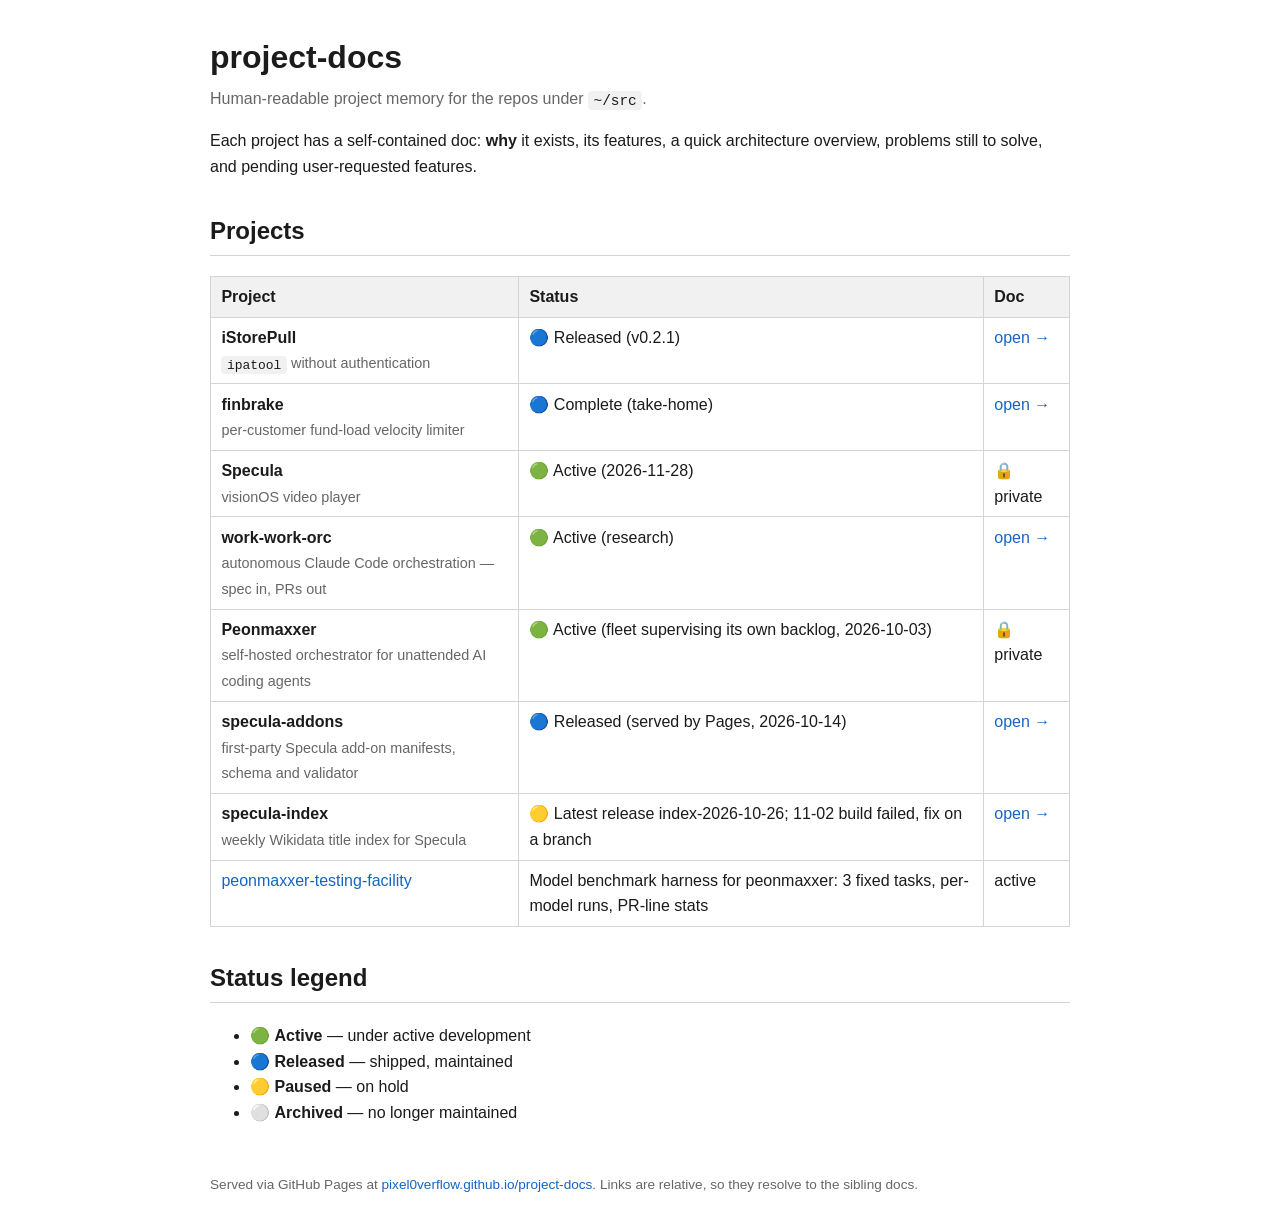
<file: index.html>
<!DOCTYPE html>
<html lang="en">
<head>
<meta charset="utf-8">
<meta name="viewport" content="width=device-width, initial-scale=1">
<title>project-docs — dashboard</title>
<link rel="stylesheet" href="style.css">
</head>
<body>

<h1>project-docs</h1>
<p class="tagline">Human-readable project memory for the repos under <code>~/src</code>.</p>
<p>Each project has a self-contained doc: <strong>why</strong> it exists, its features, a quick
architecture overview, problems still to solve, and pending user-requested features.</p>

<h2>Projects</h2>
<table>
  <tr><th>Project</th><th>Status</th><th>Doc</th></tr>
  <tr>
    <td><strong>iStorePull</strong><br><span class="desc"><code>ipatool</code> without authentication</span></td>
    <td>🔵 Released (v0.2.1)</td>
    <td><a href="istorepull.html">open →</a></td>
  </tr>
  <tr>
    <td><strong>finbrake</strong><br><span class="desc">per-customer fund-load velocity limiter</span></td>
    <td>🔵 Complete (take-home)</td>
    <td><a href="finbrake.html">open →</a></td>
  </tr>
  <tr>
    <td><strong>Specula</strong><br><span class="desc">visionOS video player</span></td>
    <td>🟢 Active (2026-11-28)</td>
    <td>🔒 private</td>
  </tr>
  <tr>
    <td><strong>work-work-orc</strong><br><span class="desc">autonomous Claude Code orchestration — spec in, PRs out</span></td>
    <td>🟢 Active (research)</td>
    <td><a href="work-work-orc.html">open →</a></td>
  </tr>
  <tr>
    <td><strong>Peonmaxxer</strong><br><span class="desc">self-hosted orchestrator for unattended AI coding agents</span></td>
    <td>🟢 Active (fleet supervising its own backlog, 2026-10-03)</td>
    <td>🔒 private</td>
  </tr>
  <tr>
    <td><strong>specula-addons</strong><br><span class="desc">first-party Specula add-on manifests, schema and validator</span></td>
    <td>🔵 Released (served by Pages, 2026-10-14)</td>
    <td><a href="specula-addons.html">open →</a></td>
  </tr>
  <tr>
    <td><strong>specula-index</strong><br><span class="desc">weekly Wikidata title index for Specula</span></td>
    <td>🟡 Latest release index-2026-10-26; 11-02 build failed, fix on a branch</td>
    <td><a href="specula-index.html">open →</a></td>
  </tr>
<tr><td><a href="peonmaxxer-testing-facility.html">peonmaxxer-testing-facility</a></td><td>Model benchmark harness for peonmaxxer: 3 fixed tasks, per-model runs, PR-line stats</td><td>active</td></tr>
</table>

<h2>Status legend</h2>
<ul>
  <li>🟢 <strong>Active</strong> — under active development</li>
  <li>🔵 <strong>Released</strong> — shipped, maintained</li>
  <li>🟡 <strong>Paused</strong> — on hold</li>
  <li>⚪ <strong>Archived</strong> — no longer maintained</li>
</ul>

<footer>Served via GitHub Pages at <a href="https://pixel0verflow.github.io/project-docs/">pixel0verflow.github.io/project-docs</a>. Links are relative, so they resolve to the sibling docs.</footer>

</body>
</html>
</file>
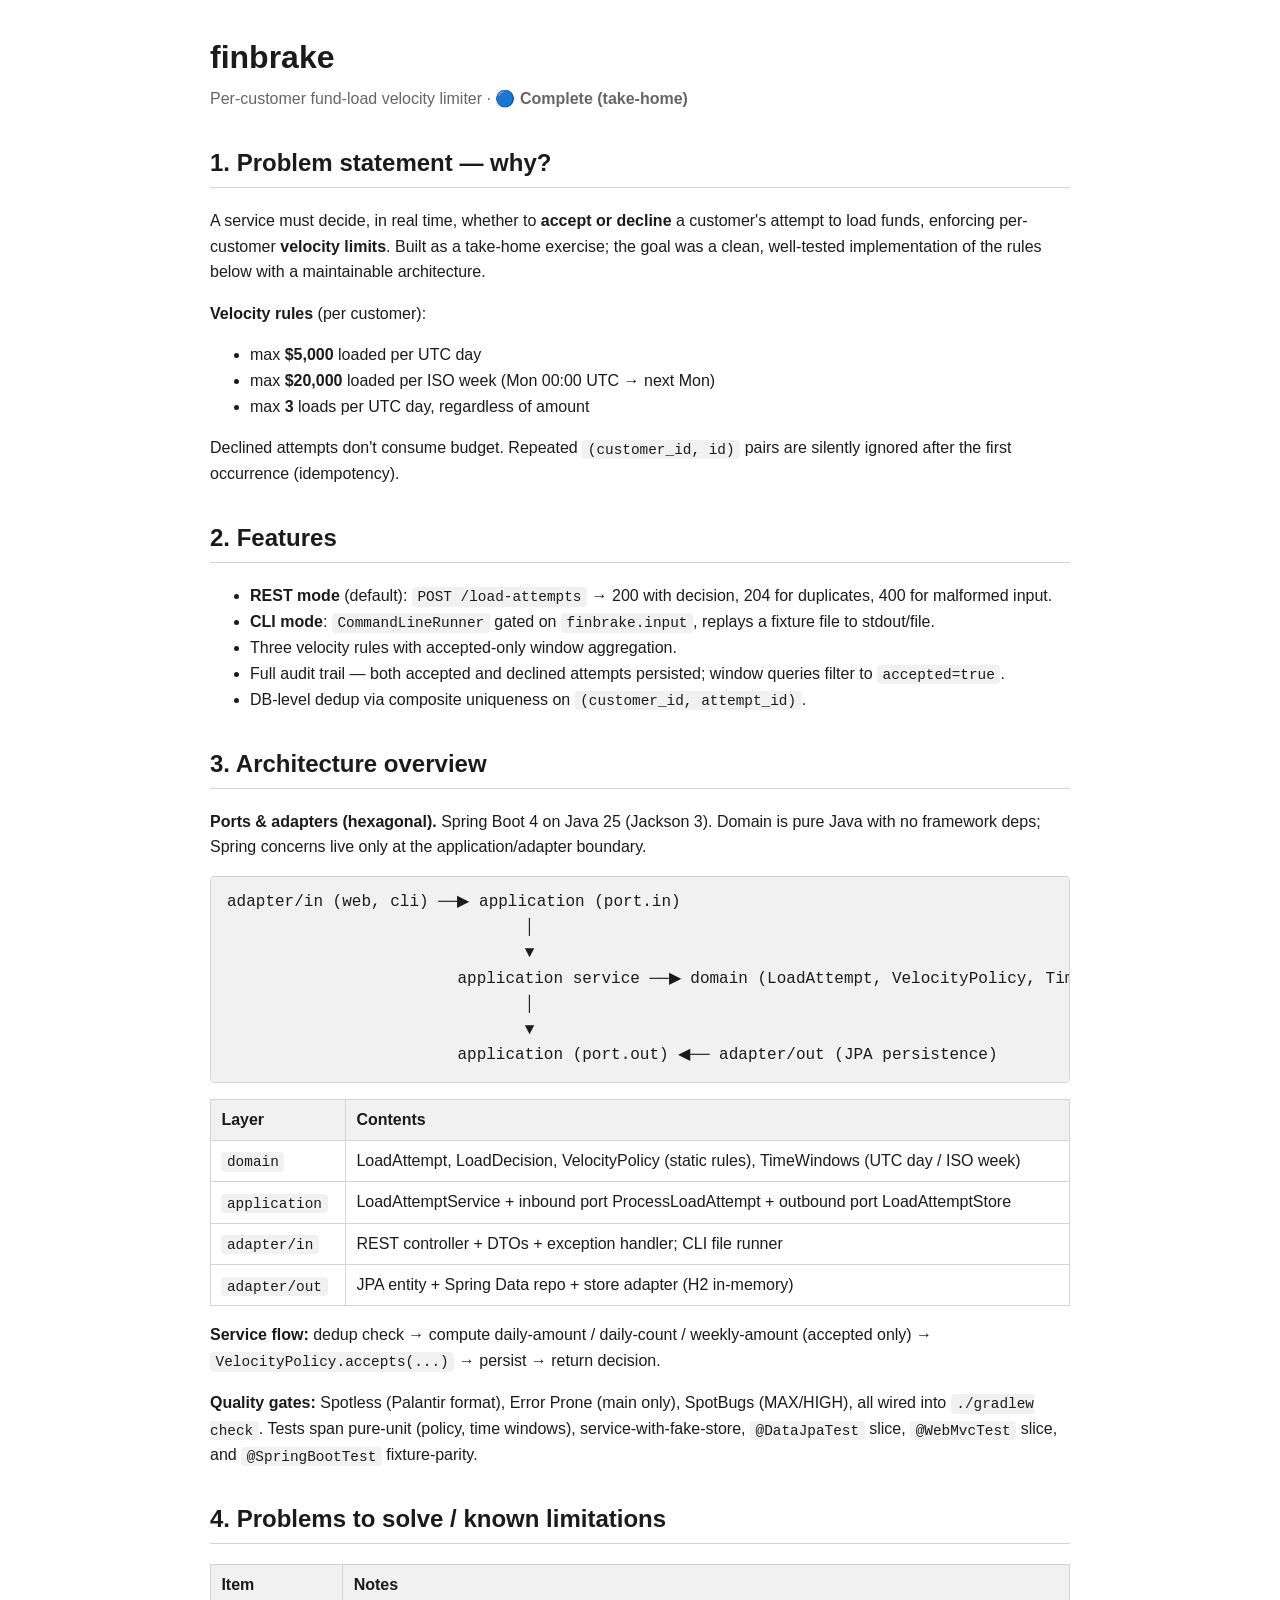
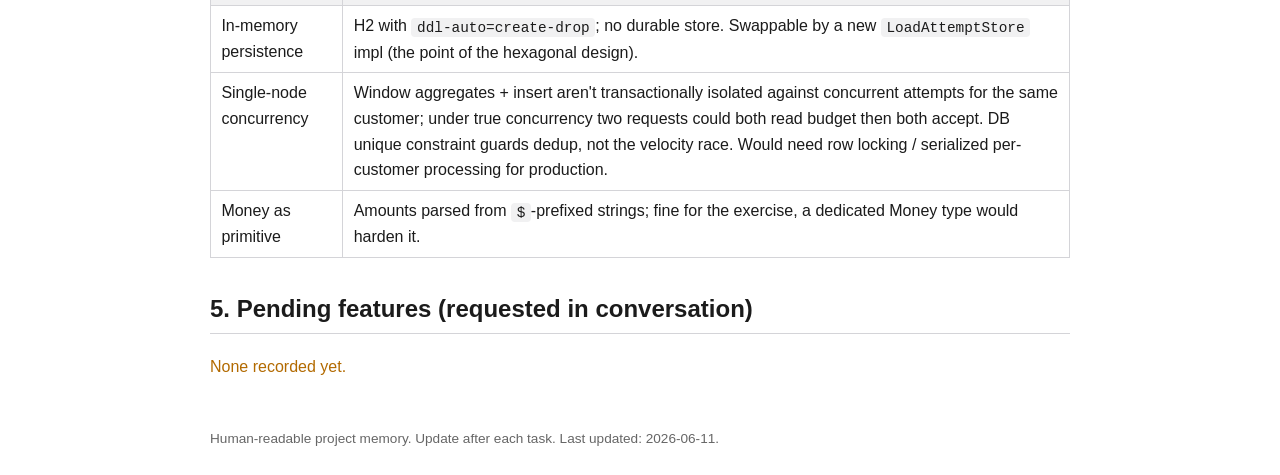
<file: finbrake.html>
<!DOCTYPE html>
<html lang="en">
<head>
<meta charset="utf-8">
<meta name="viewport" content="width=device-width, initial-scale=1">
<title>finbrake — project doc</title>
<link rel="stylesheet" href="style.css">
</head>
<body>

<h1>finbrake</h1>
<p class="tagline">Per-customer fund-load velocity limiter · <span class="status">🔵 Complete (take-home)</span></p>

<h2>1. Problem statement — why?</h2>
<p>
A service must decide, in real time, whether to <strong>accept or decline</strong> a customer's
attempt to load funds, enforcing per-customer <strong>velocity limits</strong>. Built as a
take-home exercise; the goal was a clean, well-tested implementation of the rules below with a
maintainable architecture.
</p>
<p><strong>Velocity rules</strong> (per customer):</p>
<ul>
  <li>max <strong>$5,000</strong> loaded per UTC day</li>
  <li>max <strong>$20,000</strong> loaded per ISO week (Mon 00:00 UTC → next Mon)</li>
  <li>max <strong>3</strong> loads per UTC day, regardless of amount</li>
</ul>
<p>Declined attempts don't consume budget. Repeated <code>(customer_id, id)</code> pairs are
silently ignored after the first occurrence (idempotency).</p>

<h2>2. Features</h2>
<ul>
  <li><strong>REST mode</strong> (default): <code>POST /load-attempts</code> → 200 with decision,
      204 for duplicates, 400 for malformed input.</li>
  <li><strong>CLI mode</strong>: <code>CommandLineRunner</code> gated on <code>finbrake.input</code>,
      replays a fixture file to stdout/file.</li>
  <li>Three velocity rules with accepted-only window aggregation.</li>
  <li>Full audit trail — both accepted and declined attempts persisted; window queries filter
      to <code>accepted=true</code>.</li>
  <li>DB-level dedup via composite uniqueness on <code>(customer_id, attempt_id)</code>.</li>
</ul>

<h2>3. Architecture overview</h2>
<p><strong>Ports &amp; adapters (hexagonal).</strong> Spring Boot 4 on Java 25 (Jackson 3).
Domain is pure Java with no framework deps; Spring concerns live only at the application/adapter
boundary.</p>
<pre>adapter/in (web, cli) ──▶ application (port.in)
                               │
                               ▼
                        application service ──▶ domain (LoadAttempt, VelocityPolicy, TimeWindows)
                               │
                               ▼
                        application (port.out) ◀── adapter/out (JPA persistence)</pre>
<table>
  <tr><th>Layer</th><th>Contents</th></tr>
  <tr><td><code>domain</code></td><td>LoadAttempt, LoadDecision, VelocityPolicy (static rules), TimeWindows (UTC day / ISO week)</td></tr>
  <tr><td><code>application</code></td><td>LoadAttemptService + inbound port ProcessLoadAttempt + outbound port LoadAttemptStore</td></tr>
  <tr><td><code>adapter/in</code></td><td>REST controller + DTOs + exception handler; CLI file runner</td></tr>
  <tr><td><code>adapter/out</code></td><td>JPA entity + Spring Data repo + store adapter (H2 in-memory)</td></tr>
</table>
<p><strong>Service flow:</strong> dedup check → compute daily-amount / daily-count / weekly-amount
(accepted only) → <code>VelocityPolicy.accepts(...)</code> → persist → return decision.</p>
<p><strong>Quality gates:</strong> Spotless (Palantir format), Error Prone (main only), SpotBugs
(MAX/HIGH), all wired into <code>./gradlew check</code>. Tests span pure-unit (policy, time
windows), service-with-fake-store, <code>@DataJpaTest</code> slice, <code>@WebMvcTest</code> slice,
and <code>@SpringBootTest</code> fixture-parity.</p>

<h2>4. Problems to solve / known limitations</h2>
<table>
  <tr><th>Item</th><th>Notes</th></tr>
  <tr><td>In-memory persistence</td><td>H2 with <code>ddl-auto=create-drop</code>; no durable store. Swappable by a new <code>LoadAttemptStore</code> impl (the point of the hexagonal design).</td></tr>
  <tr><td>Single-node concurrency</td><td>Window aggregates + insert aren't transactionally isolated against concurrent attempts for the same customer; under true concurrency two requests could both read budget then both accept. DB unique constraint guards dedup, not the velocity race. Would need row locking / serialized per-customer processing for production.</td></tr>
  <tr><td>Money as primitive</td><td>Amounts parsed from <code>$</code>-prefixed strings; fine for the exercise, a dedicated Money type would harden it.</td></tr>
</table>

<h2>5. Pending features (requested in conversation)</h2>
<p class="pending">None recorded yet.</p>

<footer>Human-readable project memory. Update after each task. Last updated: 2026-06-11.</footer>

</body>
</html>
</file>
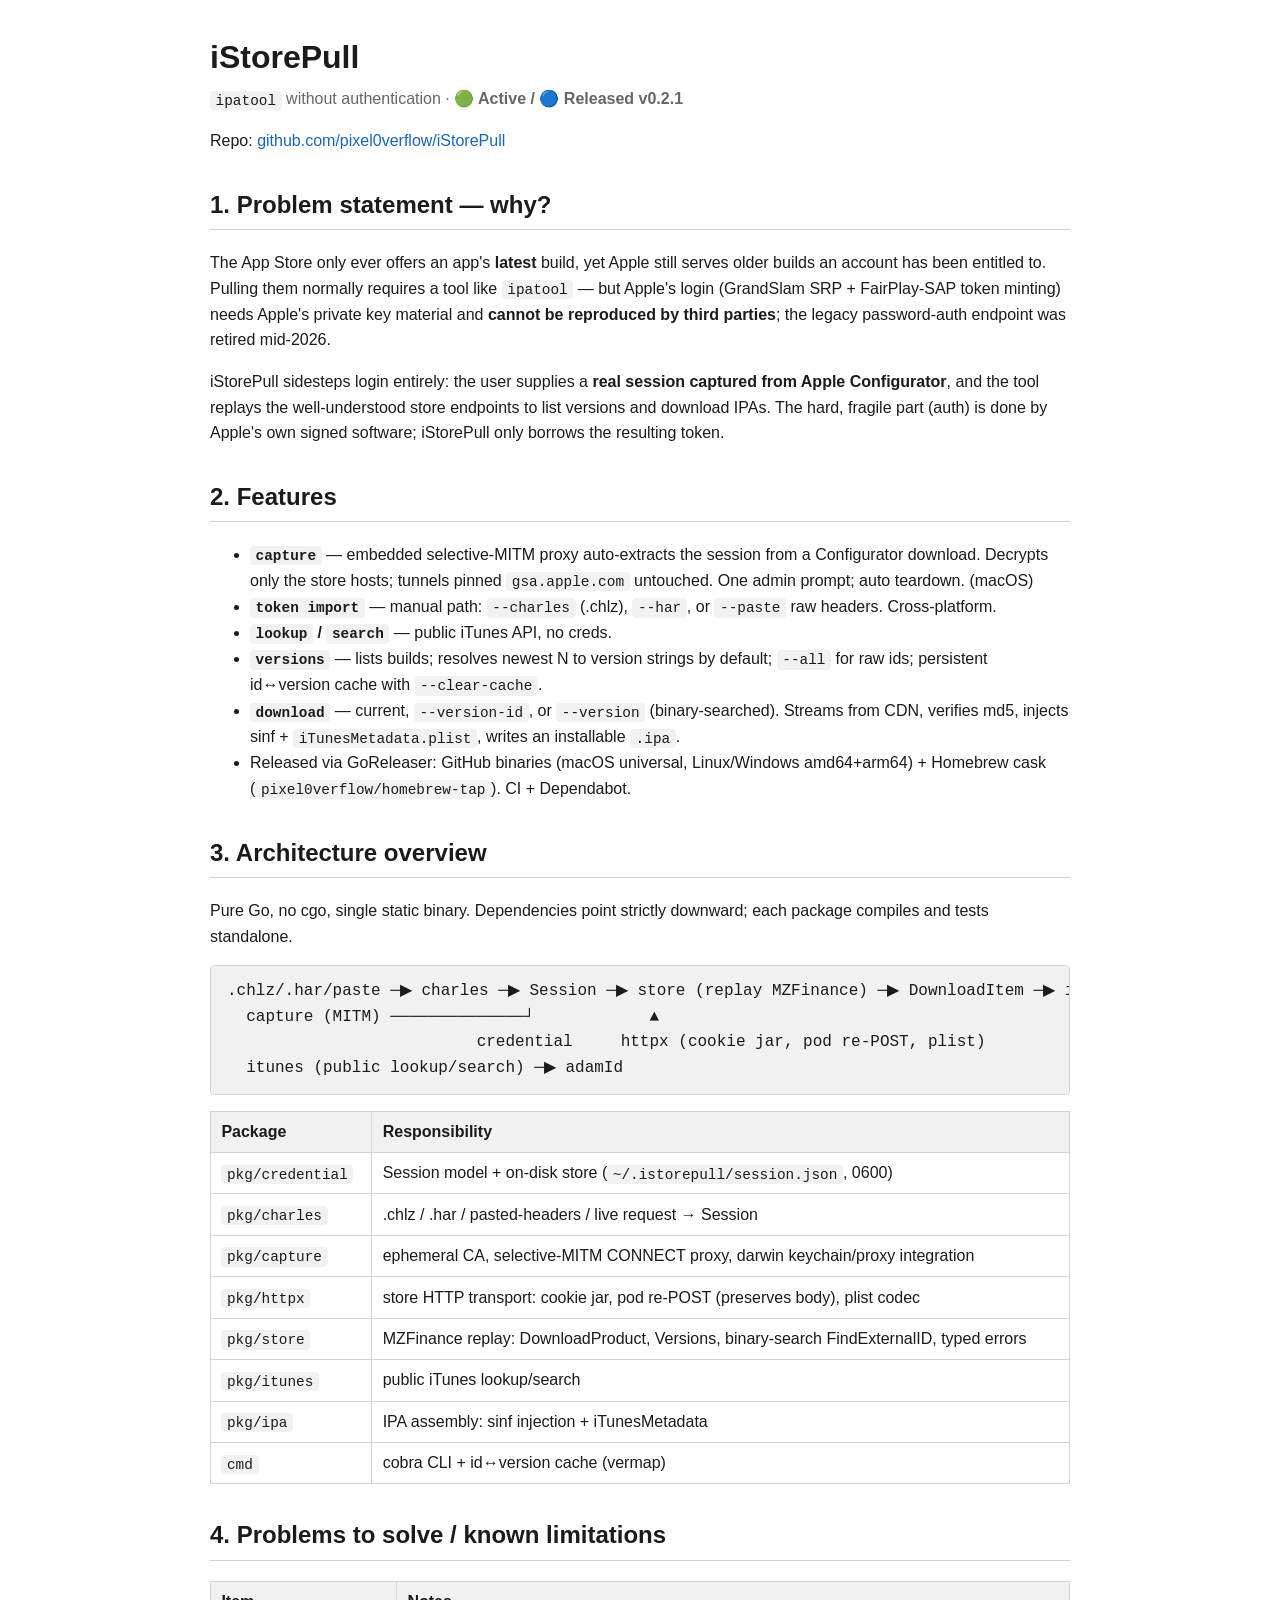
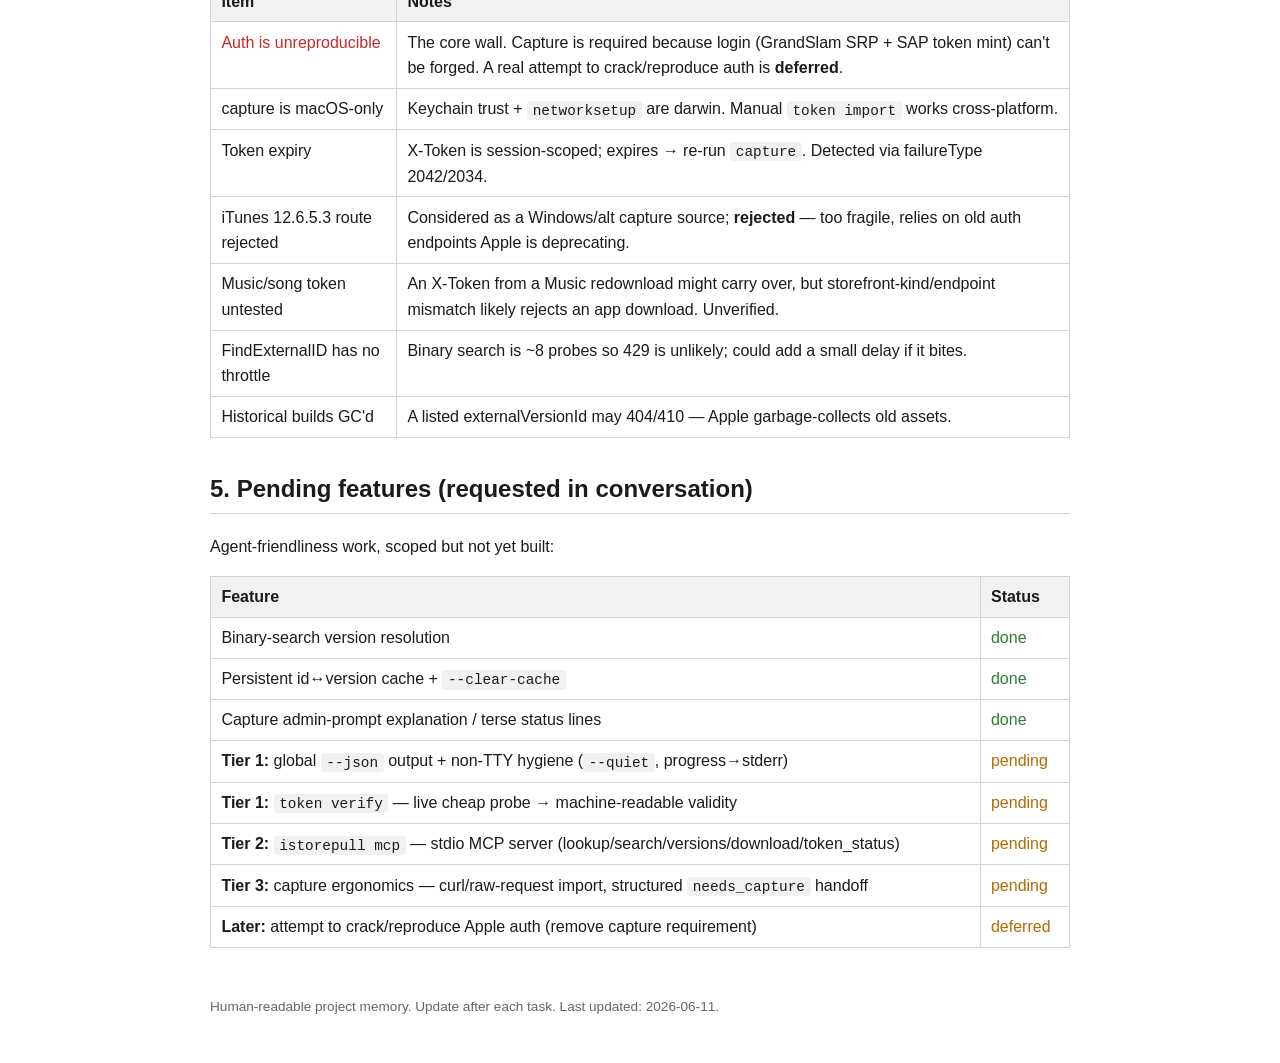
<file: istorepull.html>
<!DOCTYPE html>
<html lang="en">
<head>
<meta charset="utf-8">
<meta name="viewport" content="width=device-width, initial-scale=1">
<title>iStorePull — project doc</title>
<link rel="stylesheet" href="style.css">
</head>
<body>

<h1>iStorePull</h1>
<p class="tagline"><code>ipatool</code> without authentication · <span class="status">🟢 Active / 🔵 Released v0.2.1</span></p>
<p>Repo: <a href="https://github.com/pixel0verflow/iStorePull">github.com/pixel0verflow/iStorePull</a></p>

<h2>1. Problem statement — why?</h2>
<p>
The App Store only ever offers an app's <strong>latest</strong> build, yet Apple still
serves older builds an account has been entitled to. Pulling them normally requires a
tool like <code>ipatool</code> — but Apple's login (GrandSlam SRP + FairPlay-SAP token
minting) needs Apple's private key material and <strong>cannot be reproduced by third
parties</strong>; the legacy password-auth endpoint was retired mid-2026.
</p>
<p>
iStorePull sidesteps login entirely: the user supplies a <strong>real session captured
from Apple Configurator</strong>, and the tool replays the well-understood store
endpoints to list versions and download IPAs. The hard, fragile part (auth) is done by
Apple's own signed software; iStorePull only borrows the resulting token.
</p>

<h2>2. Features</h2>
<ul>
  <li><strong><code>capture</code></strong> — embedded selective-MITM proxy auto-extracts the
      session from a Configurator download. Decrypts only the store hosts; tunnels pinned
      <code>gsa.apple.com</code> untouched. One admin prompt; auto teardown. (macOS)</li>
  <li><strong><code>token import</code></strong> — manual path: <code>--charles</code> (.chlz),
      <code>--har</code>, or <code>--paste</code> raw headers. Cross-platform.</li>
  <li><strong><code>lookup</code> / <code>search</code></strong> — public iTunes API, no creds.</li>
  <li><strong><code>versions</code></strong> — lists builds; resolves newest N to version
      strings by default; <code>--all</code> for raw ids; persistent id↔version cache with
      <code>--clear-cache</code>.</li>
  <li><strong><code>download</code></strong> — current, <code>--version-id</code>, or
      <code>--version</code> (binary-searched). Streams from CDN, verifies md5, injects sinf +
      <code>iTunesMetadata.plist</code>, writes an installable <code>.ipa</code>.</li>
  <li>Released via GoReleaser: GitHub binaries (macOS universal, Linux/Windows amd64+arm64) +
      Homebrew cask (<code>pixel0verflow/homebrew-tap</code>). CI + Dependabot.</li>
</ul>

<h2>3. Architecture overview</h2>
<p>Pure Go, no cgo, single static binary. Dependencies point strictly downward; each package
compiles and tests standalone.</p>
<pre>.chlz/.har/paste ─▶ charles ─▶ Session ─▶ store (replay MZFinance) ─▶ DownloadItem ─▶ ipa ─▶ .ipa
  capture (MITM) ──────────────┘            ▲
                          credential     httpx (cookie jar, pod re-POST, plist)
  itunes (public lookup/search) ─▶ adamId</pre>
<table>
  <tr><th>Package</th><th>Responsibility</th></tr>
  <tr><td><code>pkg/credential</code></td><td>Session model + on-disk store (<code>~/.istorepull/session.json</code>, 0600)</td></tr>
  <tr><td><code>pkg/charles</code></td><td>.chlz / .har / pasted-headers / live request → Session</td></tr>
  <tr><td><code>pkg/capture</code></td><td>ephemeral CA, selective-MITM CONNECT proxy, darwin keychain/proxy integration</td></tr>
  <tr><td><code>pkg/httpx</code></td><td>store HTTP transport: cookie jar, pod re-POST (preserves body), plist codec</td></tr>
  <tr><td><code>pkg/store</code></td><td>MZFinance replay: DownloadProduct, Versions, binary-search FindExternalID, typed errors</td></tr>
  <tr><td><code>pkg/itunes</code></td><td>public iTunes lookup/search</td></tr>
  <tr><td><code>pkg/ipa</code></td><td>IPA assembly: sinf injection + iTunesMetadata</td></tr>
  <tr><td><code>cmd</code></td><td>cobra CLI + id↔version cache (vermap)</td></tr>
</table>

<h2>4. Problems to solve / known limitations</h2>
<table>
  <tr><th>Item</th><th>Notes</th></tr>
  <tr><td class="blocked">Auth is unreproducible</td><td>The core wall. Capture is required because login (GrandSlam SRP + SAP token mint) can't be forged. A real attempt to crack/reproduce auth is <strong>deferred</strong>.</td></tr>
  <tr><td>capture is macOS-only</td><td>Keychain trust + <code>networksetup</code> are darwin. Manual <code>token import</code> works cross-platform.</td></tr>
  <tr><td>Token expiry</td><td>X-Token is session-scoped; expires → re-run <code>capture</code>. Detected via failureType 2042/2034.</td></tr>
  <tr><td>iTunes 12.6.5.3 route rejected</td><td>Considered as a Windows/alt capture source; <strong>rejected</strong> — too fragile, relies on old auth endpoints Apple is deprecating.</td></tr>
  <tr><td>Music/song token untested</td><td>An X-Token from a Music redownload might carry over, but storefront-kind/endpoint mismatch likely rejects an app download. Unverified.</td></tr>
  <tr><td>FindExternalID has no throttle</td><td>Binary search is ~8 probes so 429 is unlikely; could add a small delay if it bites.</td></tr>
  <tr><td>Historical builds GC'd</td><td>A listed externalVersionId may 404/410 — Apple garbage-collects old assets.</td></tr>
</table>

<h2>5. Pending features (requested in conversation)</h2>
<p>Agent-friendliness work, scoped but not yet built:</p>
<table>
  <tr><th>Feature</th><th>Status</th></tr>
  <tr><td>Binary-search version resolution</td><td class="done">done</td></tr>
  <tr><td>Persistent id↔version cache + <code>--clear-cache</code></td><td class="done">done</td></tr>
  <tr><td>Capture admin-prompt explanation / terse status lines</td><td class="done">done</td></tr>
  <tr><td><strong>Tier 1:</strong> global <code>--json</code> output + non-TTY hygiene (<code>--quiet</code>, progress→stderr)</td><td class="pending">pending</td></tr>
  <tr><td><strong>Tier 1:</strong> <code>token verify</code> — live cheap probe → machine-readable validity</td><td class="pending">pending</td></tr>
  <tr><td><strong>Tier 2:</strong> <code>istorepull mcp</code> — stdio MCP server (lookup/search/versions/download/token_status)</td><td class="pending">pending</td></tr>
  <tr><td><strong>Tier 3:</strong> capture ergonomics — curl/raw-request import, structured <code>needs_capture</code> handoff</td><td class="pending">pending</td></tr>
  <tr><td><strong>Later:</strong> attempt to crack/reproduce Apple auth (remove capture requirement)</td><td class="pending">deferred</td></tr>
</table>

<footer>Human-readable project memory. Update after each task. Last updated: 2026-06-11.</footer>

</body>
</html>
</file>
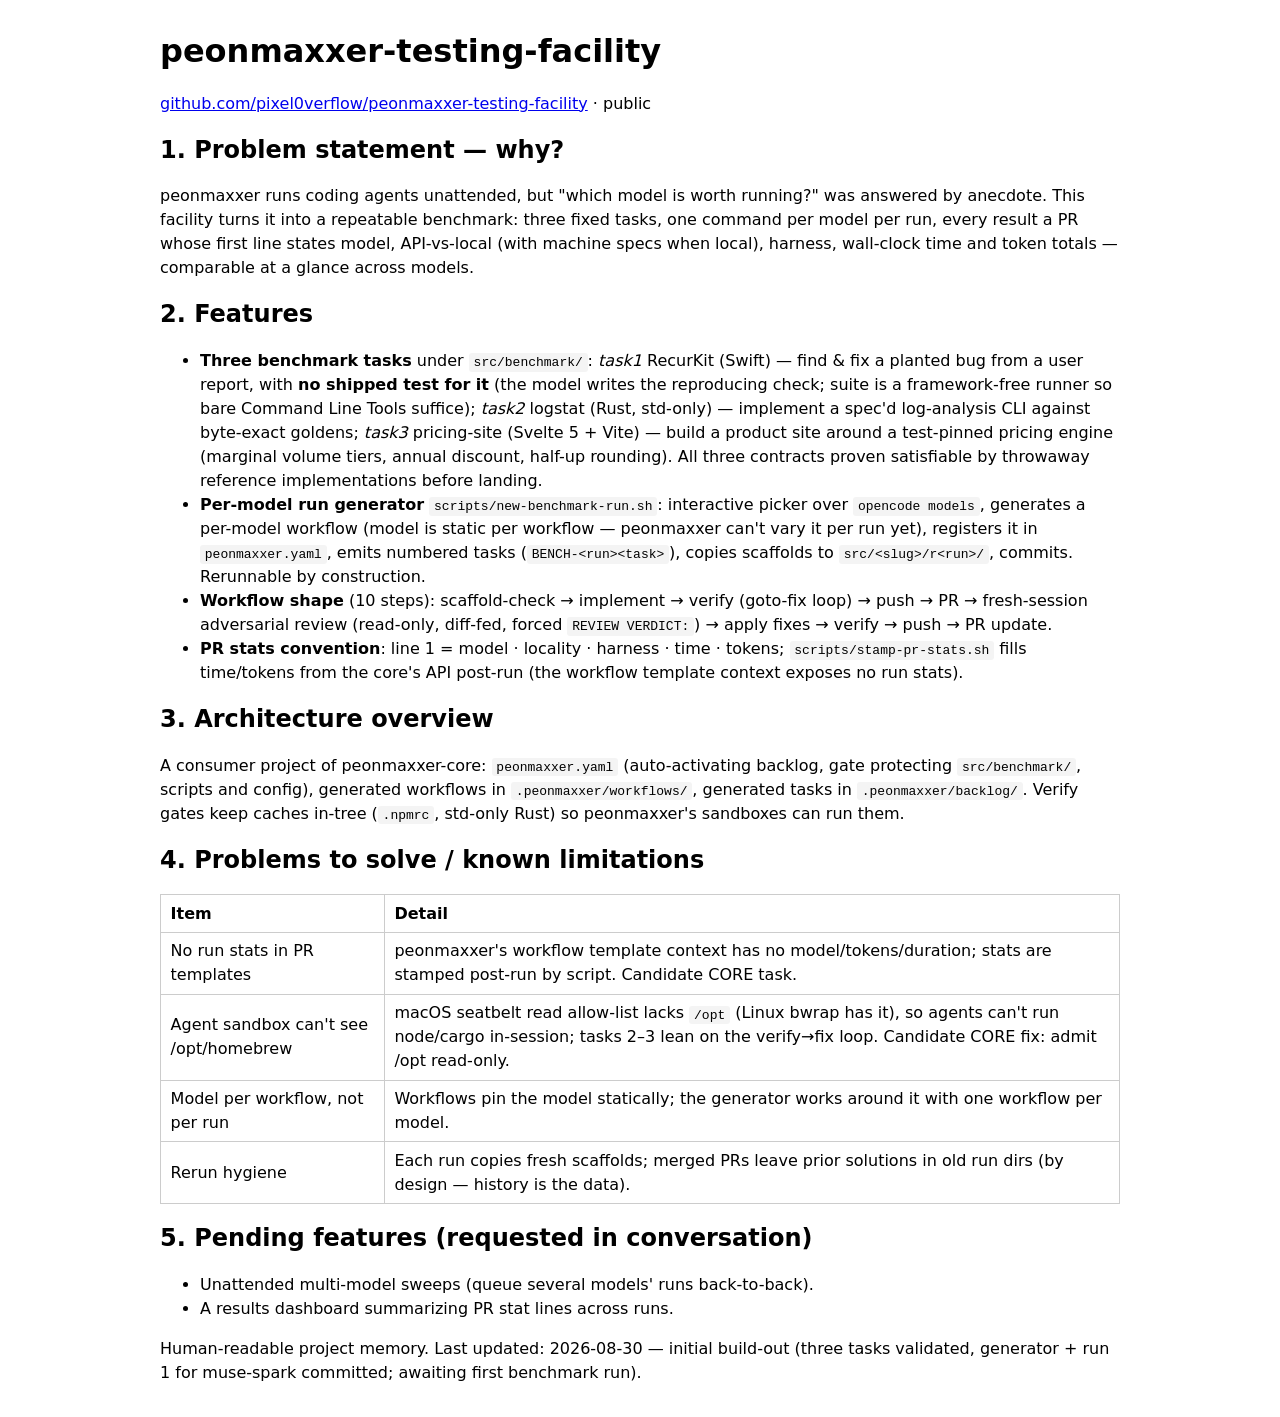
<file: peonmaxxer-testing-facility.html>
<!doctype html>
<html lang="en">
<head>
<meta charset="utf-8">
<meta name="viewport" content="width=device-width, initial-scale=1">
<title>peonmaxxer-testing-facility</title>
<style>body{font-family:system-ui,sans-serif;max-width:60rem;margin:2rem auto;padding:0 1rem;line-height:1.5}h1,h2{line-height:1.2}table{border-collapse:collapse}td,th{border:1px solid #ccc;padding:.4rem .6rem;text-align:left}code{background:#f4f4f4;padding:.1rem .3rem;border-radius:3px}</style>
</head>
<body>
<h1>peonmaxxer-testing-facility</h1>
<p><a href="https://github.com/pixel0verflow/peonmaxxer-testing-facility">github.com/pixel0verflow/peonmaxxer-testing-facility</a> · public</p>

<h2>1. Problem statement — why?</h2>
<p>peonmaxxer runs coding agents unattended, but "which model is worth
running?" was answered by anecdote. This facility turns it into a
repeatable benchmark: three fixed tasks, one command per model per run,
every result a PR whose first line states model, API-vs-local (with
machine specs when local), harness, wall-clock time and token totals —
comparable at a glance across models.</p>

<h2>2. Features</h2>
<ul>
<li><strong>Three benchmark tasks</strong> under <code>src/benchmark/</code>:
<em>task1</em> RecurKit (Swift) — find &amp; fix a planted bug from a user report,
with <strong>no shipped test for it</strong> (the model writes the reproducing check;
suite is a framework-free runner so bare Command Line Tools suffice);
<em>task2</em> logstat (Rust, std-only) — implement a spec'd log-analysis CLI
against byte-exact goldens; <em>task3</em> pricing-site (Svelte 5 + Vite) —
build a product site around a test-pinned pricing engine (marginal
volume tiers, annual discount, half-up rounding). All three contracts
proven satisfiable by throwaway reference implementations before landing.</li>
<li><strong>Per-model run generator</strong> <code>scripts/new-benchmark-run.sh</code>: interactive
picker over <code>opencode models</code>, generates a per-model workflow
(model is static per workflow — peonmaxxer can't vary it per run yet),
registers it in <code>peonmaxxer.yaml</code>, emits numbered tasks
(<code>BENCH-&lt;run&gt;&lt;task&gt;</code>), copies scaffolds to
<code>src/&lt;slug&gt;/r&lt;run&gt;/</code>, commits. Rerunnable by construction.</li>
<li><strong>Workflow shape</strong> (10 steps): scaffold-check → implement →
verify (goto-fix loop) → push → PR → fresh-session adversarial review
(read-only, diff-fed, forced <code>REVIEW VERDICT:</code>) → apply fixes → verify →
push → PR update.</li>
<li><strong>PR stats convention</strong>: line 1 = model · locality · harness · time ·
tokens; <code>scripts/stamp-pr-stats.sh</code> fills time/tokens from the core's
API post-run (the workflow template context exposes no run stats).</li>
</ul>

<h2>3. Architecture overview</h2>
<p>A consumer project of peonmaxxer-core: <code>peonmaxxer.yaml</code>
(auto-activating backlog, gate protecting <code>src/benchmark/</code>, scripts and
config), generated workflows in <code>.peonmaxxer/workflows/</code>, generated
tasks in <code>.peonmaxxer/backlog/</code>. Verify gates keep caches in-tree
(<code>.npmrc</code>, std-only Rust) so peonmaxxer's sandboxes can run them.</p>

<h2>4. Problems to solve / known limitations</h2>
<table>
<tr><th>Item</th><th>Detail</th></tr>
<tr><td>No run stats in PR templates</td><td>peonmaxxer's workflow template context has no model/tokens/duration; stats are stamped post-run by script. Candidate CORE task.</td></tr>
<tr><td>Agent sandbox can't see /opt/homebrew</td><td>macOS seatbelt read allow-list lacks <code>/opt</code> (Linux bwrap has it), so agents can't run node/cargo in-session; tasks 2–3 lean on the verify→fix loop. Candidate CORE fix: admit /opt read-only.</td></tr>
<tr><td>Model per workflow, not per run</td><td>Workflows pin the model statically; the generator works around it with one workflow per model.</td></tr>
<tr><td>Rerun hygiene</td><td>Each run copies fresh scaffolds; merged PRs leave prior solutions in old run dirs (by design — history is the data).</td></tr>
</table>

<h2>5. Pending features (requested in conversation)</h2>
<ul>
<li>Unattended multi-model sweeps (queue several models' runs back-to-back).</li>
<li>A results dashboard summarizing PR stat lines across runs.</li>
</ul>

<footer><p>Human-readable project memory. Last updated: 2026-08-30 — initial build-out (three tasks validated, generator + run 1 for muse-spark committed; awaiting first benchmark run).</p></footer>
</body>
</html>
</file>
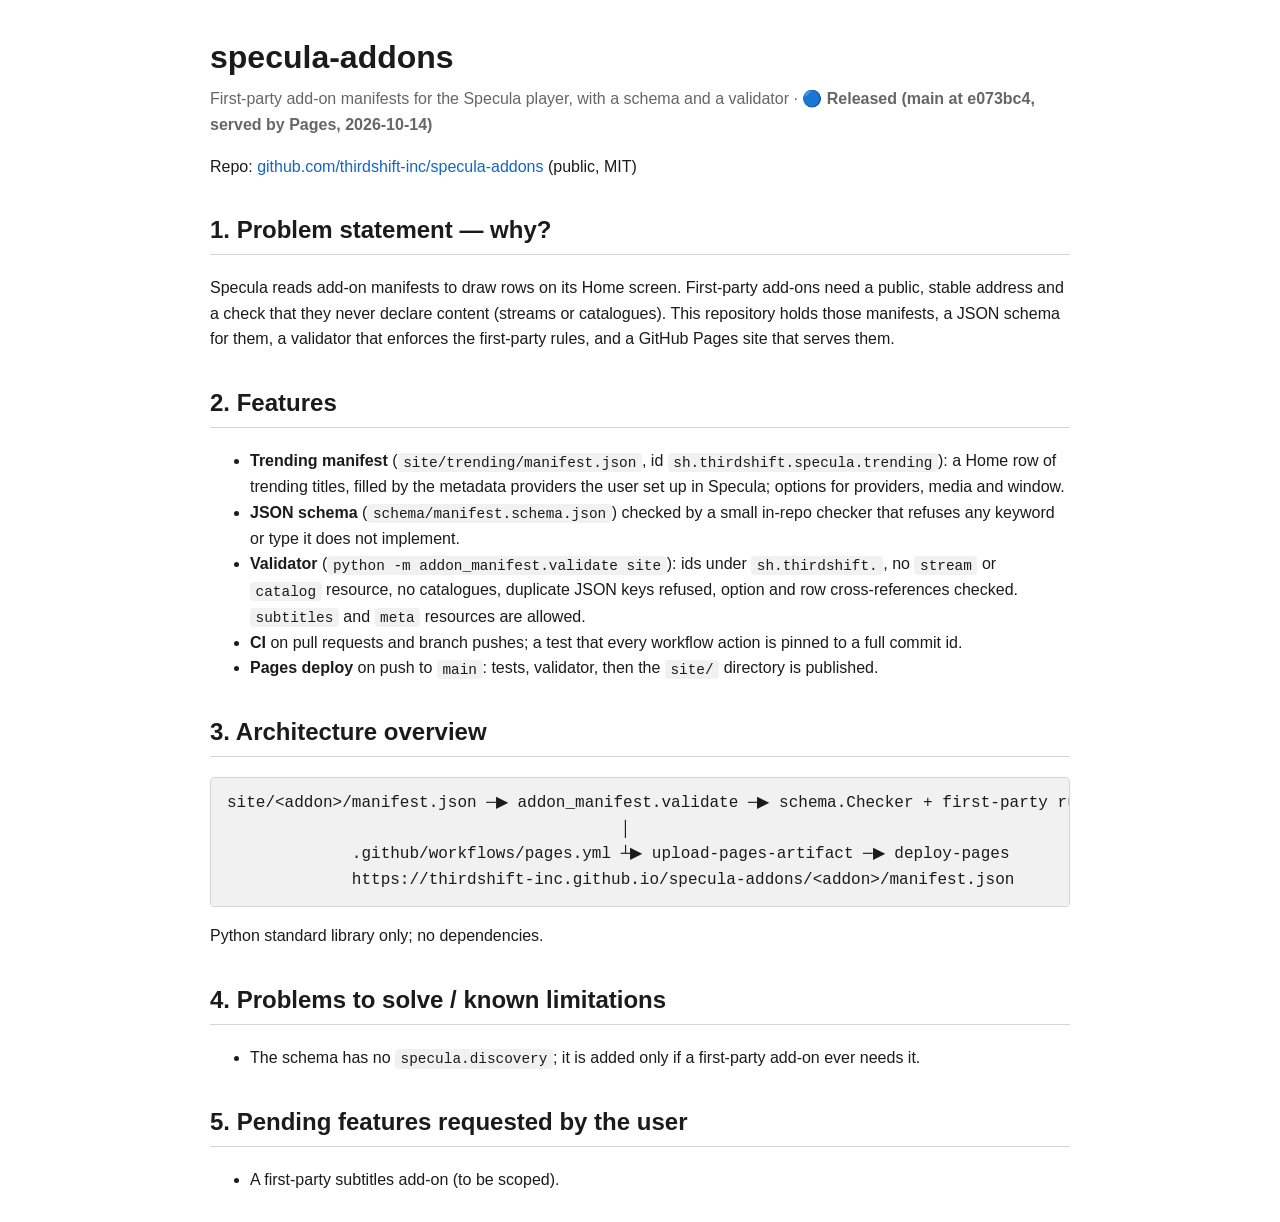
<file: specula-addons.html>
<!DOCTYPE html>
<html lang="en">
<head>
<meta charset="utf-8">
<meta name="viewport" content="width=device-width, initial-scale=1">
<title>specula-addons — project doc</title>
<link rel="stylesheet" href="style.css">
</head>
<body>

<h1>specula-addons</h1>
<p class="tagline">First-party add-on manifests for the Specula player, with a schema and a validator · <span class="status">🔵 Released (main at e073bc4, served by Pages, 2026-10-14)</span></p>
<p>Repo: <a href="https://github.com/thirdshift-inc/specula-addons">github.com/thirdshift-inc/specula-addons</a> (public, MIT)</p>

<h2>1. Problem statement — why?</h2>
<p>Specula reads add-on manifests to draw rows on its Home screen. First-party add-ons need a
public, stable address and a check that they never declare content (streams or catalogues).
This repository holds those manifests, a JSON schema for them, a validator that enforces the
first-party rules, and a GitHub Pages site that serves them.</p>

<h2>2. Features</h2>
<ul>
  <li><strong>Trending manifest</strong> (<code>site/trending/manifest.json</code>,
      id <code>sh.thirdshift.specula.trending</code>): a Home row of trending titles, filled by
      the metadata providers the user set up in Specula; options for providers, media and window.</li>
  <li><strong>JSON schema</strong> (<code>schema/manifest.schema.json</code>) checked by a small
      in-repo checker that refuses any keyword or type it does not implement.</li>
  <li><strong>Validator</strong> (<code>python -m addon_manifest.validate site</code>): ids under
      <code>sh.thirdshift.</code>, no <code>stream</code> or <code>catalog</code> resource, no
      catalogues, duplicate JSON keys refused, option and row cross-references checked.
      <code>subtitles</code> and <code>meta</code> resources are allowed.</li>
  <li><strong>CI</strong> on pull requests and branch pushes; a test that every workflow action
      is pinned to a full commit id.</li>
  <li><strong>Pages deploy</strong> on push to <code>main</code>: tests, validator, then the
      <code>site/</code> directory is published.</li>
</ul>

<h2>3. Architecture overview</h2>
<pre>site/&lt;addon&gt;/manifest.json ─▶ addon_manifest.validate ─▶ schema.Checker + first-party rules
                                         │
             .github/workflows/pages.yml ┴▶ upload-pages-artifact ─▶ deploy-pages
             https://thirdshift-inc.github.io/specula-addons/&lt;addon&gt;/manifest.json</pre>
<p>Python standard library only; no dependencies.</p>

<h2>4. Problems to solve / known limitations</h2>
<ul>
  <li>The schema has no <code>specula.discovery</code>; it is added only if a first-party
      add-on ever needs it.</li>
</ul>

<h2>5. Pending features requested by the user</h2>
<ul>
  <li>A first-party subtitles add-on (to be scoped).</li>
</ul>

</body>
</html>
</file>
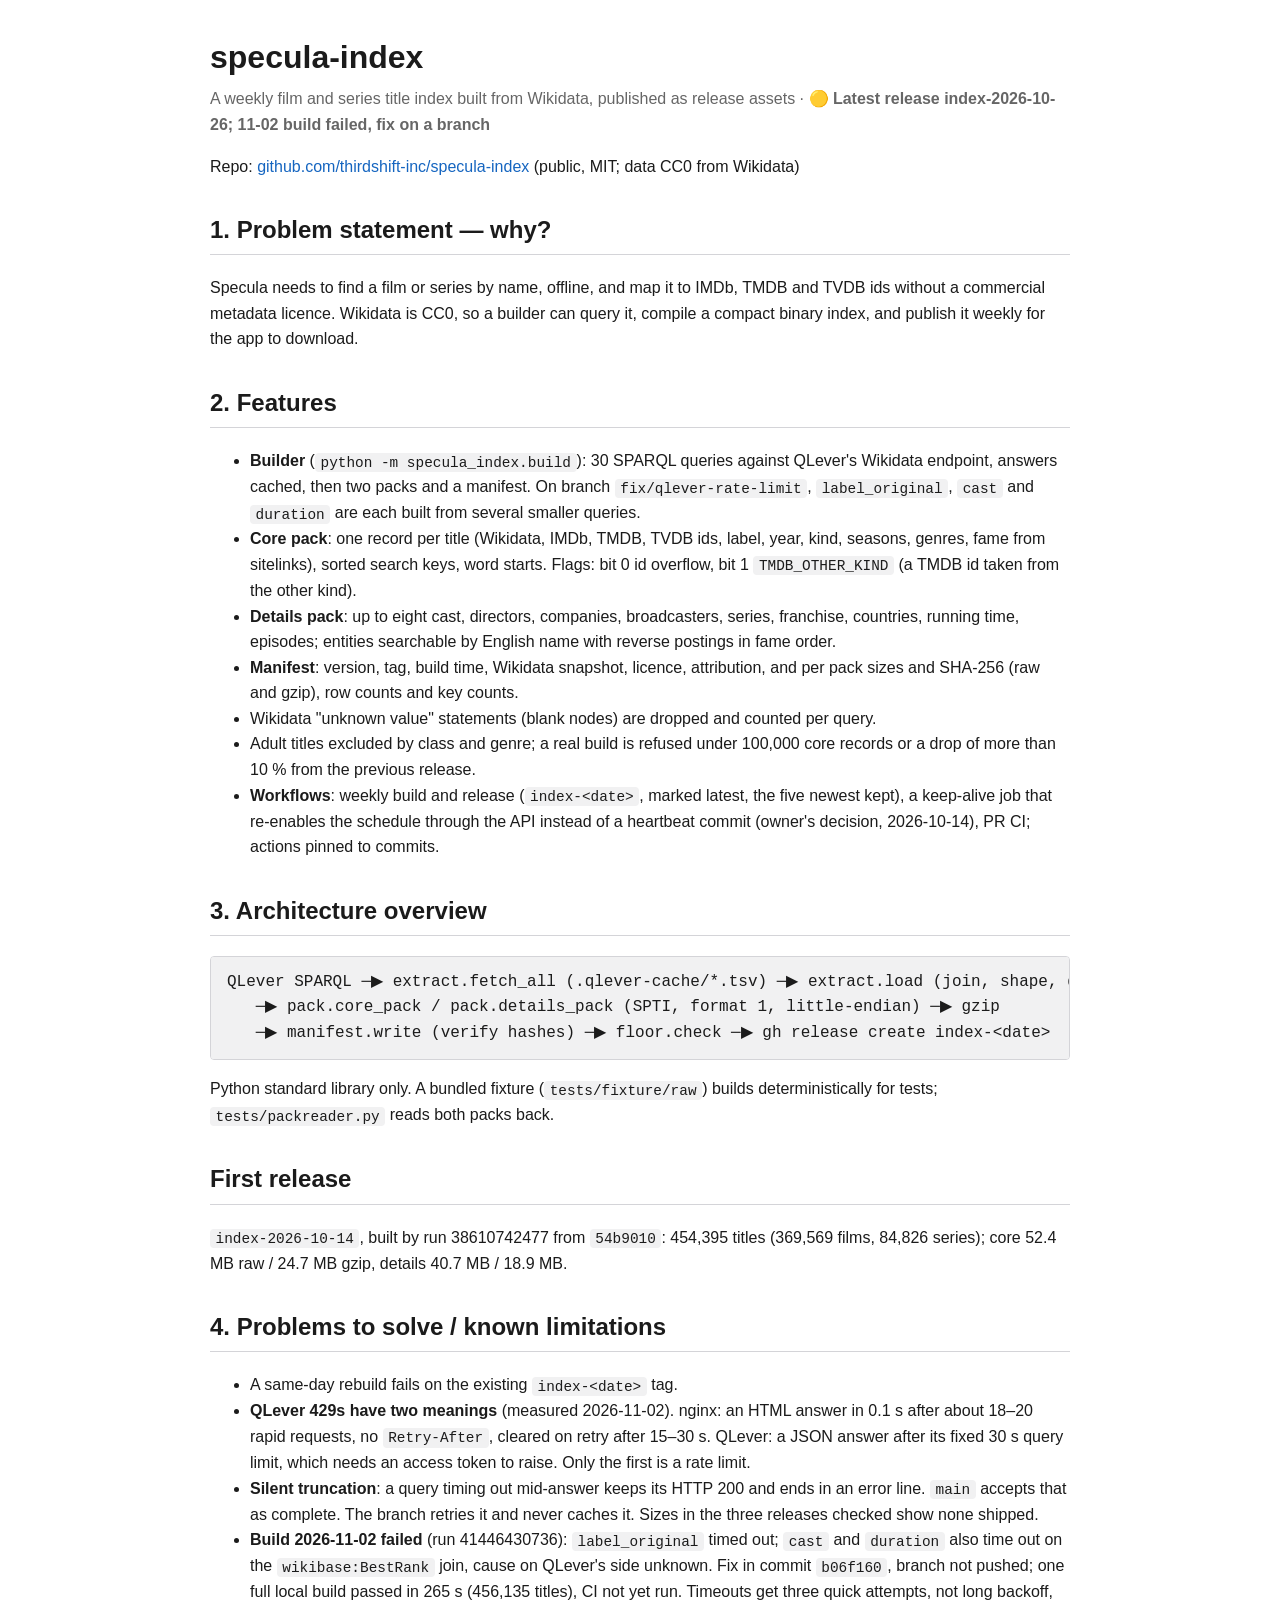
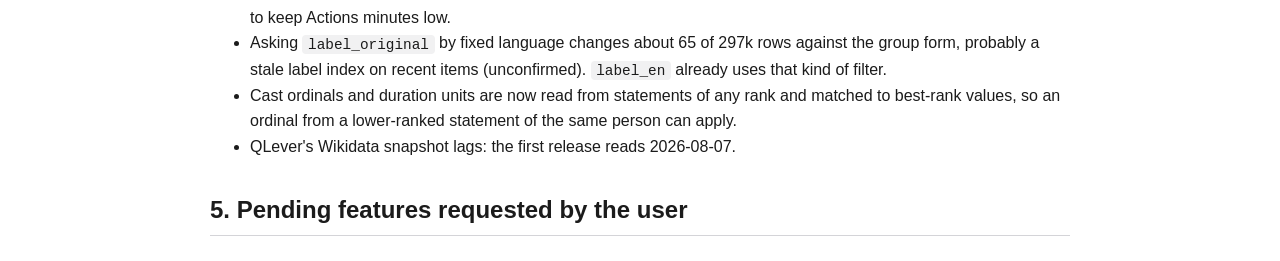
<file: specula-index.html>
<!DOCTYPE html>
<html lang="en">
<head>
<meta charset="utf-8">
<meta name="viewport" content="width=device-width, initial-scale=1">
<title>specula-index — project doc</title>
<link rel="stylesheet" href="style.css">
</head>
<body>

<h1>specula-index</h1>
<p class="tagline">A weekly film and series title index built from Wikidata, published as release assets · <span class="status">🟡 Latest release index-2026-10-26; 11-02 build failed, fix on a branch</span></p>
<p>Repo: <a href="https://github.com/thirdshift-inc/specula-index">github.com/thirdshift-inc/specula-index</a> (public, MIT; data CC0 from Wikidata)</p>

<h2>1. Problem statement — why?</h2>
<p>Specula needs to find a film or series by name, offline, and map it to IMDb, TMDB and TVDB ids
without a commercial metadata licence. Wikidata is CC0, so a builder can query it, compile a
compact binary index, and publish it weekly for the app to download.</p>

<h2>2. Features</h2>
<ul>
  <li><strong>Builder</strong> (<code>python -m specula_index.build</code>): 30 SPARQL queries
      against QLever's Wikidata endpoint, answers cached, then two packs and a manifest. On branch
      <code>fix/qlever-rate-limit</code>, <code>label_original</code>, <code>cast</code> and
      <code>duration</code> are each built from several smaller queries.</li>
  <li><strong>Core pack</strong>: one record per title (Wikidata, IMDb, TMDB, TVDB ids, label,
      year, kind, seasons, genres, fame from sitelinks), sorted search keys, word starts. Flags:
      bit 0 id overflow, bit 1 <code>TMDB_OTHER_KIND</code> (a TMDB id taken from the other kind).</li>
  <li><strong>Details pack</strong>: up to eight cast, directors, companies, broadcasters, series,
      franchise, countries, running time, episodes; entities searchable by English name with
      reverse postings in fame order.</li>
  <li><strong>Manifest</strong>: version, tag, build time, Wikidata snapshot, licence, attribution,
      and per pack sizes and SHA-256 (raw and gzip), row counts and key counts.</li>
  <li>Wikidata "unknown value" statements (blank nodes) are dropped and counted per query.</li>
  <li>Adult titles excluded by class and genre; a real build is refused under 100,000 core
      records or a drop of more than 10 % from the previous release.</li>
  <li><strong>Workflows</strong>: weekly build and release (<code>index-&lt;date&gt;</code>, marked
      latest, the five newest kept), a keep-alive job that re-enables the schedule through the API instead of a heartbeat commit (owner's decision, 2026-10-14), PR CI;
      actions pinned to commits.</li>
</ul>

<h2>3. Architecture overview</h2>
<pre>QLever SPARQL ─▶ extract.fetch_all (.qlever-cache/*.tsv) ─▶ extract.load (join, shape, drop adult)
   ─▶ pack.core_pack / pack.details_pack (SPTI, format 1, little-endian) ─▶ gzip
   ─▶ manifest.write (verify hashes) ─▶ floor.check ─▶ gh release create index-&lt;date&gt;</pre>
<p>Python standard library only. A bundled fixture (<code>tests/fixture/raw</code>) builds
deterministically for tests; <code>tests/packreader.py</code> reads both packs back.</p>

<h2>First release</h2>
<p><code>index-2026-10-14</code>, built by run 38610742477 from <code>54b9010</code>: 454,395 titles (369,569 films,
84,826 series); core 52.4 MB raw / 24.7 MB gzip, details 40.7 MB / 18.9 MB.</p>

<h2>4. Problems to solve / known limitations</h2>
<ul>
  <li>A same-day rebuild fails on the existing <code>index-&lt;date&gt;</code> tag.</li>
  <li><strong>QLever 429s have two meanings</strong> (measured 2026-11-02). nginx: an HTML answer in
      0.1 s after about 18–20 rapid requests, no <code>Retry-After</code>, cleared on retry after
      15–30 s. QLever: a JSON answer after its fixed 30 s query limit, which needs an access token to
      raise. Only the first is a rate limit.</li>
  <li><strong>Silent truncation</strong>: a query timing out mid-answer keeps its HTTP 200 and ends in
      an error line. <code>main</code> accepts that as complete. The branch retries it and never
      caches it. Sizes in the three releases checked show none shipped.</li>
  <li><strong>Build 2026-11-02 failed</strong> (run 41446430736): <code>label_original</code> timed
      out; <code>cast</code> and <code>duration</code> also time out on the
      <code>wikibase:BestRank</code> join, cause on QLever's side unknown. Fix in commit
      <code>b06f160</code>, branch not pushed; one full local build passed in 265 s (456,135
      titles), CI not yet run. Timeouts get three quick attempts, not long backoff, to keep
      Actions minutes low.</li>
  <li>Asking <code>label_original</code> by fixed language changes about 65 of 297k rows against the
      group form, probably a stale label index on recent items (unconfirmed). <code>label_en</code>
      already uses that kind of filter.</li>
  <li>Cast ordinals and duration units are now read from statements of any rank and matched to
      best-rank values, so an ordinal from a lower-ranked statement of the same person can apply.</li>
  <li>QLever's Wikidata snapshot lags: the first release reads 2026-08-07.</li>
</ul>

<h2>5. Pending features requested by the user</h2>
<ul>
</ul>

</body>
</html>
</file>
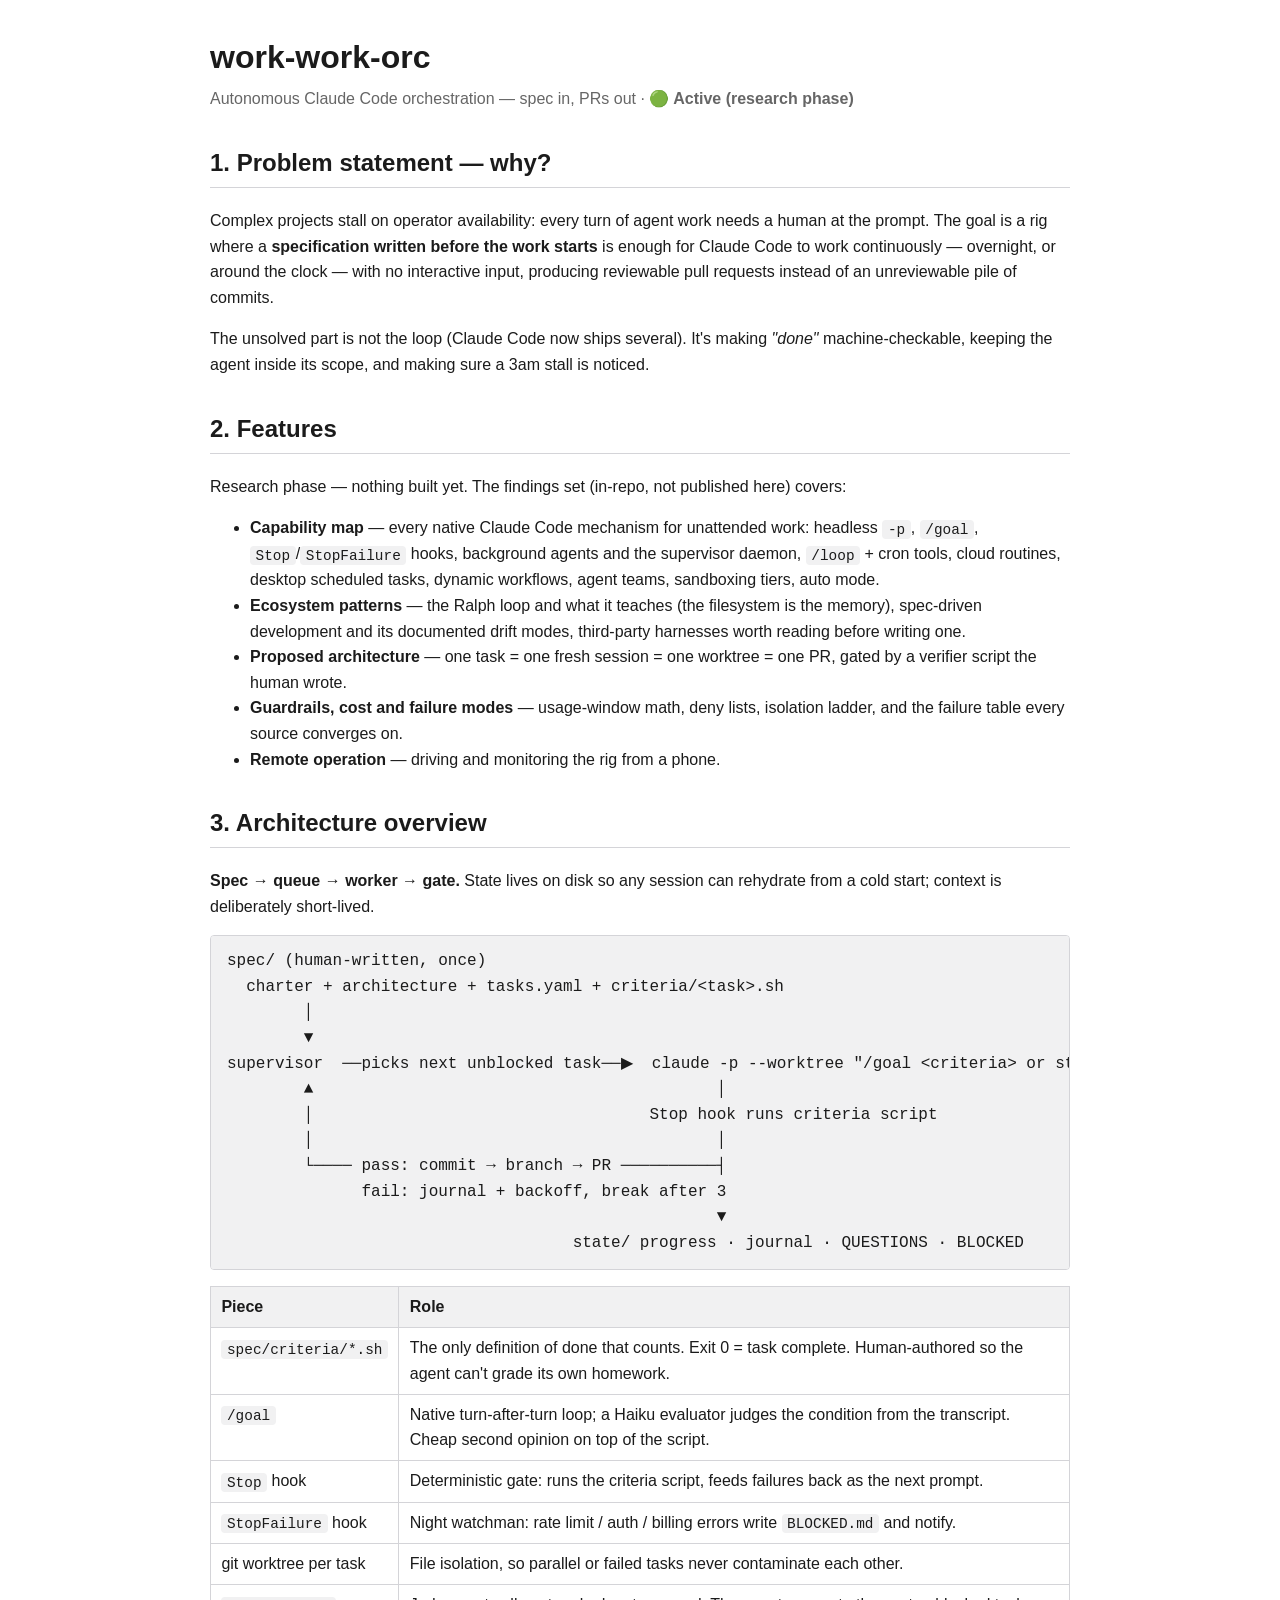
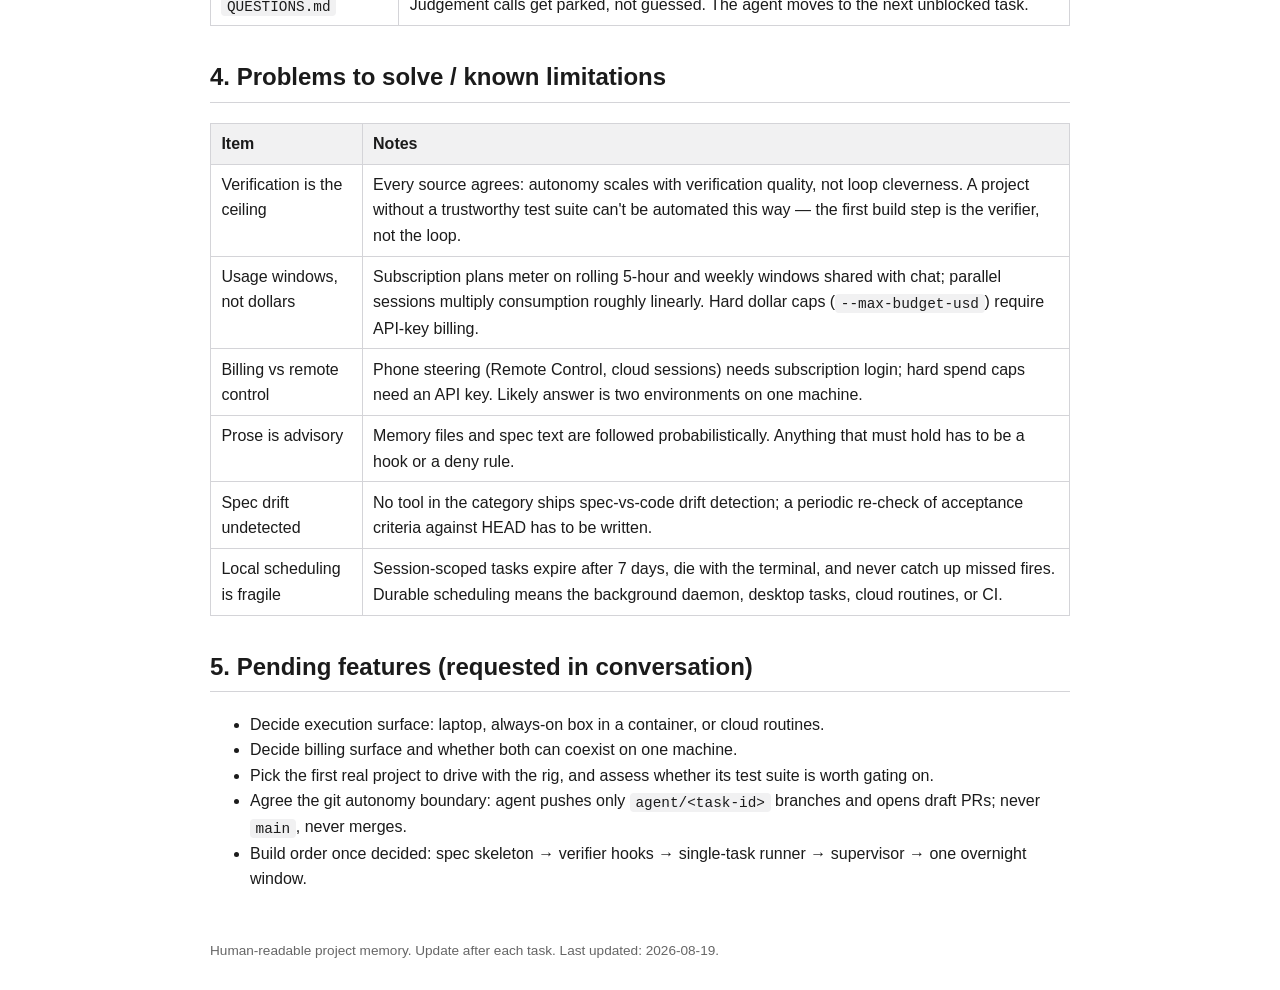
<file: work-work-orc.html>
<!DOCTYPE html>
<html lang="en">
<head>
<meta charset="utf-8">
<meta name="viewport" content="width=device-width, initial-scale=1">
<title>work-work-orc — project doc</title>
<link rel="stylesheet" href="style.css">
</head>
<body>

<h1>work-work-orc</h1>
<p class="tagline">Autonomous Claude Code orchestration — spec in, PRs out · <span class="status">🟢 Active (research phase)</span></p>

<h2>1. Problem statement — why?</h2>
<p>
Complex projects stall on operator availability: every turn of agent work needs a human at the
prompt. The goal is a rig where a <strong>specification written before the work starts</strong> is
enough for Claude Code to work continuously — overnight, or around the clock — with no interactive
input, producing reviewable pull requests instead of an unreviewable pile of commits.
</p>
<p>
The unsolved part is not the loop (Claude Code now ships several). It's making <em>"done"</em>
machine-checkable, keeping the agent inside its scope, and making sure a 3am stall is noticed.
</p>

<h2>2. Features</h2>
<p>Research phase — nothing built yet. The findings set (in-repo, not published here) covers:</p>
<ul>
  <li><strong>Capability map</strong> — every native Claude Code mechanism for unattended work:
      headless <code>-p</code>, <code>/goal</code>, <code>Stop</code>/<code>StopFailure</code> hooks,
      background agents and the supervisor daemon, <code>/loop</code> + cron tools, cloud routines,
      desktop scheduled tasks, dynamic workflows, agent teams, sandboxing tiers, auto mode.</li>
  <li><strong>Ecosystem patterns</strong> — the Ralph loop and what it teaches (the filesystem is
      the memory), spec-driven development and its documented drift modes, third-party harnesses
      worth reading before writing one.</li>
  <li><strong>Proposed architecture</strong> — one task = one fresh session = one worktree = one PR,
      gated by a verifier script the human wrote.</li>
  <li><strong>Guardrails, cost and failure modes</strong> — usage-window math, deny lists,
      isolation ladder, and the failure table every source converges on.</li>
  <li><strong>Remote operation</strong> — driving and monitoring the rig from a phone.</li>
</ul>

<h2>3. Architecture overview</h2>
<p><strong>Spec → queue → worker → gate.</strong> State lives on disk so any session can rehydrate
from a cold start; context is deliberately short-lived.</p>
<pre>spec/ (human-written, once)
  charter + architecture + tasks.yaml + criteria/&lt;task&gt;.sh
        │
        ▼
supervisor  ──picks next unblocked task──▶  claude -p --worktree "/goal &lt;criteria&gt; or stop after N turns"
        ▲                                          │
        │                                   Stop hook runs criteria script
        │                                          │
        └──── pass: commit → branch → PR ──────────┤
              fail: journal + backoff, break after 3
                                                   ▼
                                    state/ progress · journal · QUESTIONS · BLOCKED</pre>
<table>
  <tr><th>Piece</th><th>Role</th></tr>
  <tr><td><code>spec/criteria/*.sh</code></td><td>The only definition of done that counts. Exit 0 = task complete. Human-authored so the agent can't grade its own homework.</td></tr>
  <tr><td><code>/goal</code></td><td>Native turn-after-turn loop; a Haiku evaluator judges the condition from the transcript. Cheap second opinion on top of the script.</td></tr>
  <tr><td><code>Stop</code> hook</td><td>Deterministic gate: runs the criteria script, feeds failures back as the next prompt.</td></tr>
  <tr><td><code>StopFailure</code> hook</td><td>Night watchman: rate limit / auth / billing errors write <code>BLOCKED.md</code> and notify.</td></tr>
  <tr><td>git worktree per task</td><td>File isolation, so parallel or failed tasks never contaminate each other.</td></tr>
  <tr><td><code>QUESTIONS.md</code></td><td>Judgement calls get parked, not guessed. The agent moves to the next unblocked task.</td></tr>
</table>

<h2>4. Problems to solve / known limitations</h2>
<table>
  <tr><th>Item</th><th>Notes</th></tr>
  <tr><td>Verification is the ceiling</td><td>Every source agrees: autonomy scales with verification quality, not loop cleverness. A project without a trustworthy test suite can't be automated this way — the first build step is the verifier, not the loop.</td></tr>
  <tr><td>Usage windows, not dollars</td><td>Subscription plans meter on rolling 5-hour and weekly windows shared with chat; parallel sessions multiply consumption roughly linearly. Hard dollar caps (<code>--max-budget-usd</code>) require API-key billing.</td></tr>
  <tr><td>Billing vs remote control</td><td>Phone steering (Remote Control, cloud sessions) needs subscription login; hard spend caps need an API key. Likely answer is two environments on one machine.</td></tr>
  <tr><td>Prose is advisory</td><td>Memory files and spec text are followed probabilistically. Anything that must hold has to be a hook or a deny rule.</td></tr>
  <tr><td>Spec drift undetected</td><td>No tool in the category ships spec-vs-code drift detection; a periodic re-check of acceptance criteria against HEAD has to be written.</td></tr>
  <tr><td>Local scheduling is fragile</td><td>Session-scoped tasks expire after 7 days, die with the terminal, and never catch up missed fires. Durable scheduling means the background daemon, desktop tasks, cloud routines, or CI.</td></tr>
</table>

<h2>5. Pending features (requested in conversation)</h2>
<ul>
  <li>Decide execution surface: laptop, always-on box in a container, or cloud routines.</li>
  <li>Decide billing surface and whether both can coexist on one machine.</li>
  <li>Pick the first real project to drive with the rig, and assess whether its test suite is worth gating on.</li>
  <li>Agree the git autonomy boundary: agent pushes only <code>agent/&lt;task-id&gt;</code> branches and opens draft PRs; never <code>main</code>, never merges.</li>
  <li>Build order once decided: spec skeleton → verifier hooks → single-task runner → supervisor → one overnight window.</li>
</ul>

<footer>Human-readable project memory. Update after each task. Last updated: 2026-08-19.</footer>

</body>
</html>
</file>
<file: style.css>
:root {
  color-scheme: light dark;
  --bg: #ffffff;
  --fg: #1b1b1b;
  --muted: #666666;
  --surface: #f1f1f2;
  --border: #d4d4d8;
  --link: #1565c0;
  --done: #2e7d32;
  --pending: #b26a00;
  --blocked: #c62828;
}

@media (prefers-color-scheme: dark) {
  :root {
    --bg: #1a1a1a;
    --fg: #e6e6e6;
    --muted: #9aa0a6;
    --surface: #2a2a2c;
    --border: #3a3a3d;
    --link: #6ab0ff;
    --done: #7bd88f;
    --pending: #e0a458;
    --blocked: #ef6b6b;
  }
}

body {
  font: 16px/1.6 -apple-system, BlinkMacSystemFont, "Segoe UI", Roboto, Helvetica, Arial, sans-serif;
  max-width: 860px;
  margin: 2rem auto;
  padding: 0 1.2rem;
  color: var(--fg);
  background: var(--bg);
}

h1 { font-size: 2rem; margin-bottom: 0; }
h2 { margin-top: 2rem; padding-bottom: .3rem; border-bottom: 1px solid var(--border); }

.tagline { color: var(--muted); margin-top: .2rem; }
.desc { color: var(--muted); font-size: .9em; }

code, pre {
  background: var(--surface);
  color: var(--fg);
  border-radius: 4px;
}
code { padding: .1rem .35rem; font-size: .9em; }
pre { padding: .8rem 1rem; overflow-x: auto; border: 1px solid var(--border); }

table { border-collapse: collapse; width: 100%; margin: .5rem 0; }
th, td { border: 1px solid var(--border); padding: .45rem .65rem; text-align: left; vertical-align: top; }
th { background: var(--surface); }

a { color: var(--link); text-decoration: none; }
a:hover { text-decoration: underline; }

ul { margin: .4rem 0; }

.status { font-weight: 600; }
.done { color: var(--done); }
.pending { color: var(--pending); }
.blocked { color: var(--blocked); }

footer { margin-top: 3rem; color: var(--muted); font-size: .85rem; }
</file>
